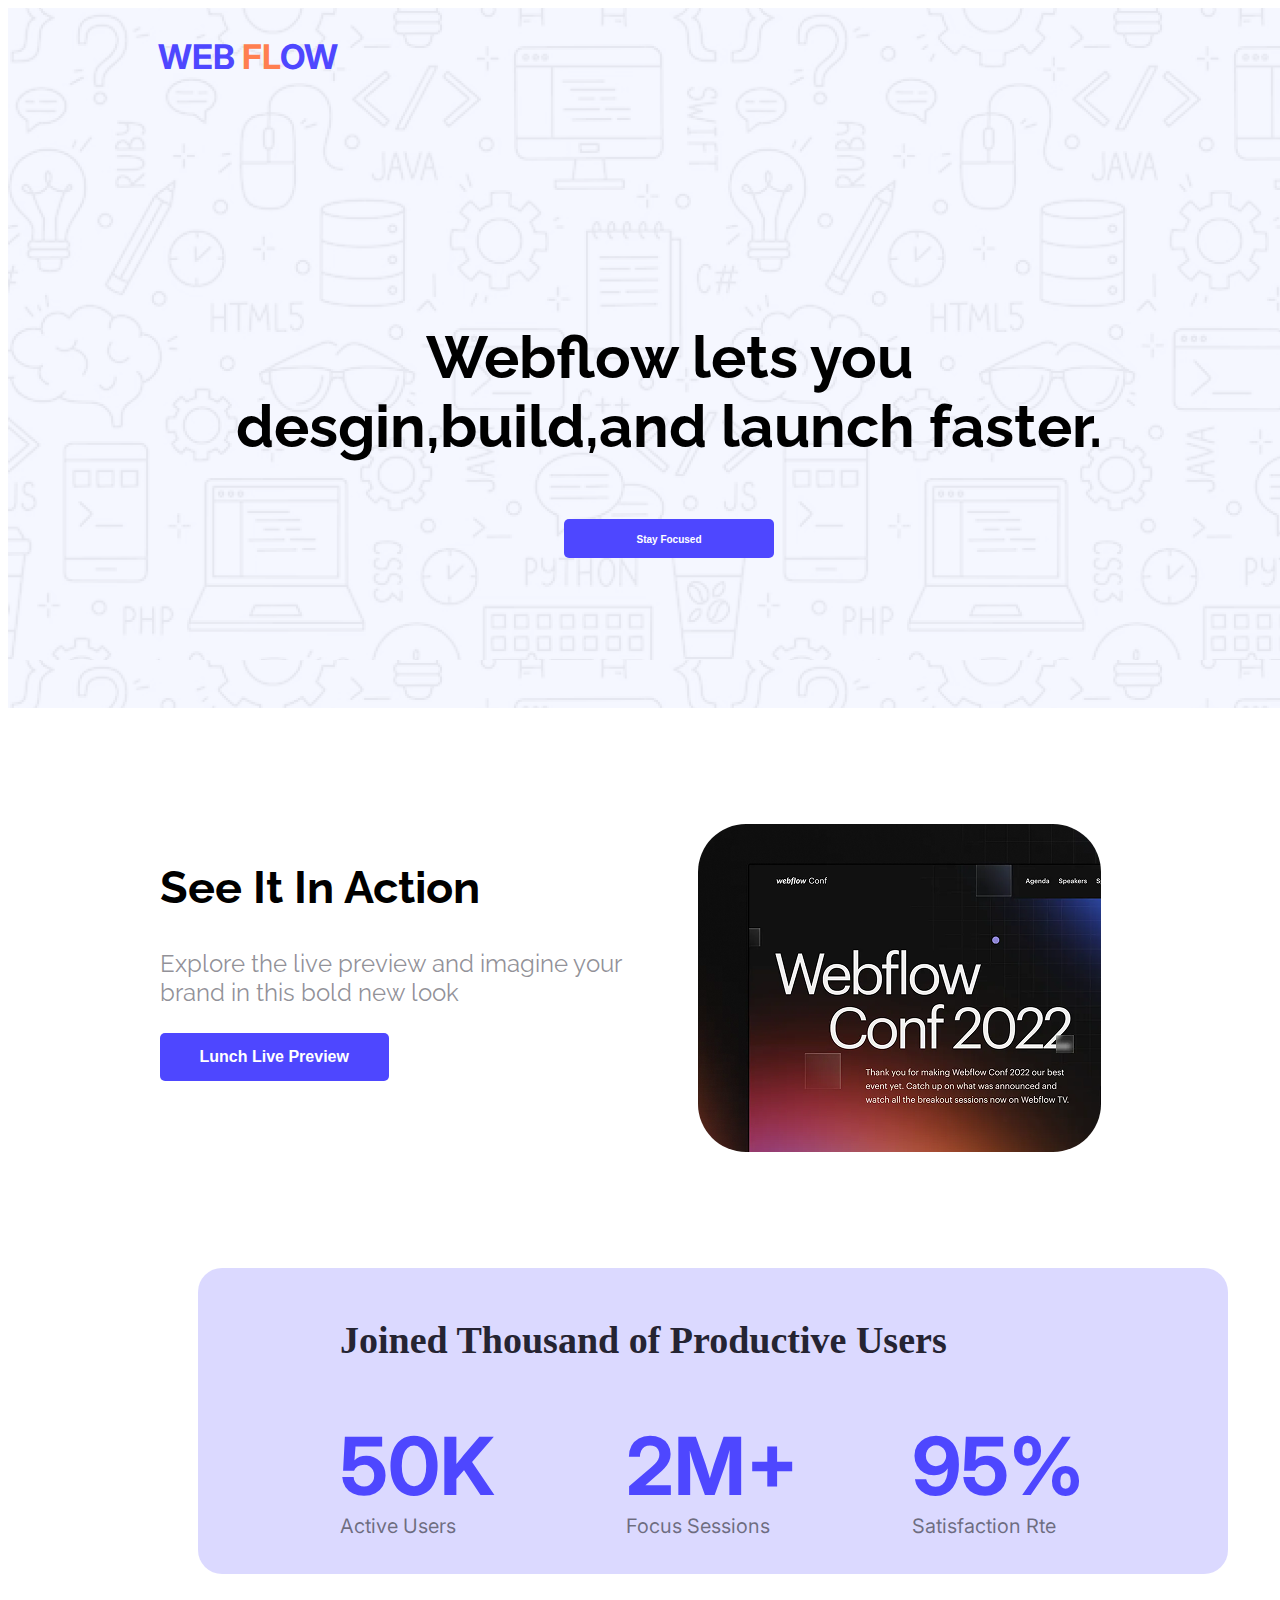
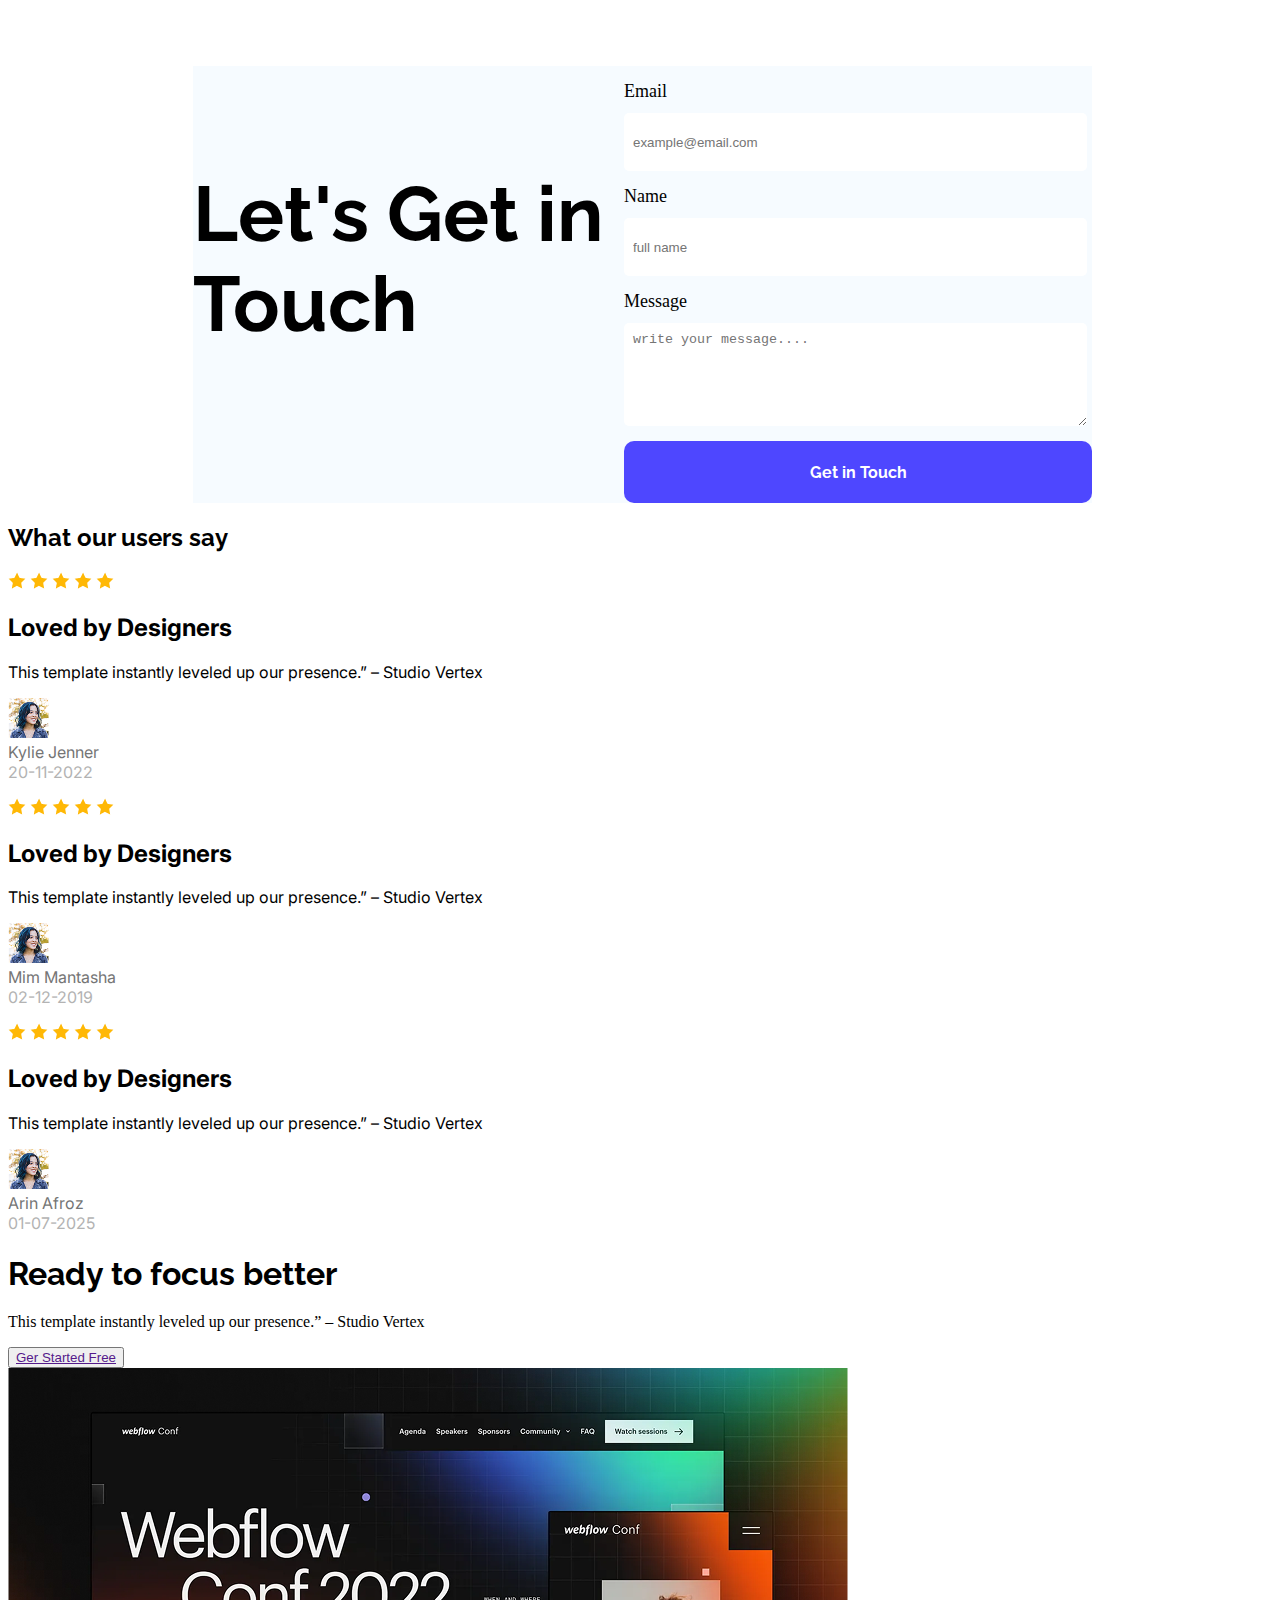
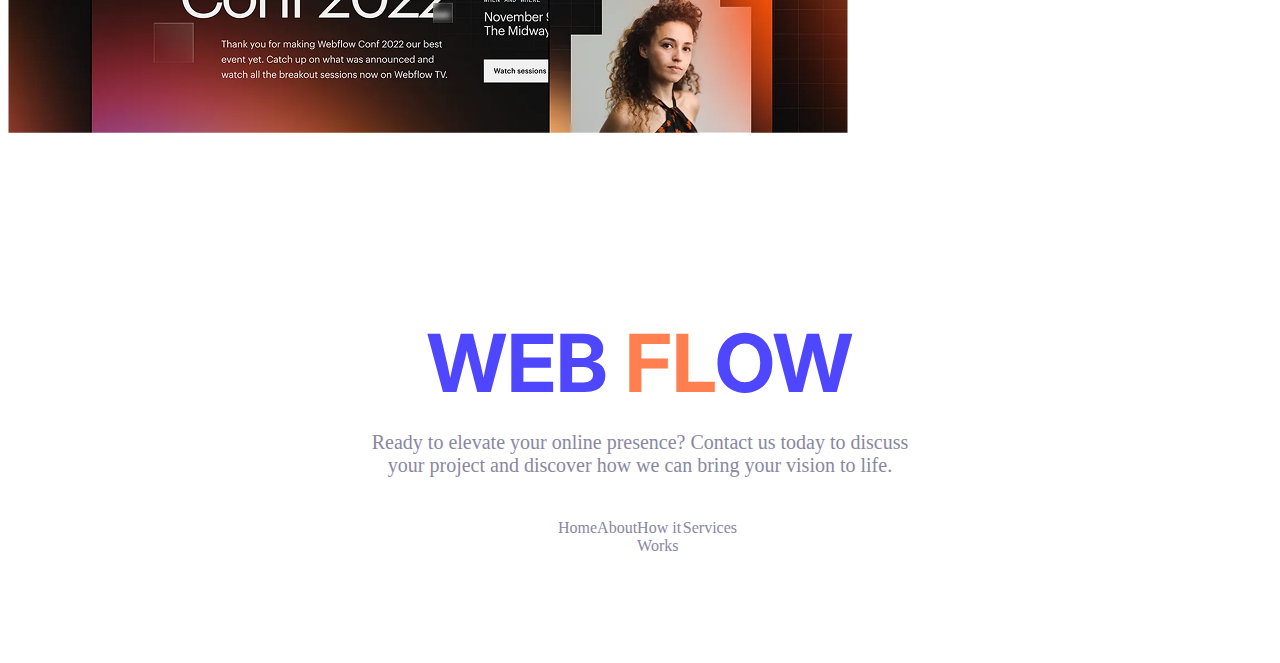
<file: index.html>
<!DOCTYPE html>
<html lang="en">
<head>
    <meta charset="UTF-8">
    <meta name="viewport" content="width=device-width, initial-scale=1.0">
    <title>WEB FLOW</title>
    <link rel="preconnect" href="https://fonts.googleapis.com">
<link rel="preconnect" href="https://fonts.gstatic.com" crossorigin>
<link href="https://fonts.googleapis.com/css2?family=Inter:ital,opsz,wght@0,14..32,100..900;1,14..32,100..900&display=swap" rel="stylesheet">
    <link rel="shortcut icon" href="image/web flow.jpg" type="image/x-icon">
    <link rel="preconnect" href="https://fonts.googleapis.com">
<link rel="preconnect" href="https://fonts.gstatic.com" crossorigin>
<link href="https://fonts.googleapis.com/css2?family=Inter:ital,opsz,wght@0,14..32,100..900;1,14..32,100..900&family=Raleway:ital,wght@0,100..900;1,100..900&display=swap" rel="stylesheet">
    <link rel="stylesheet" href="style/main.css">
</head>
<body class="riad">
    <header class="bokolom">
        <nav class="navigation inter-font-style">
            <h2 class="logo">WEB <span style="color: coral;">FL</span>OW</h2>
            <button class="signup"><a href="">Sign up</a></button>
        </nav>
        <div class="banner">
            <div class="raleway-font-style">       
            <h3>Webflow lets you desgin,build,and launch faster.</h3>
            </div>
            <button class="stayfocused"><a class="text-deco" href=""> Stay Focused</a></button>
        </div>
    </header>
    <main>
        <div class="raleway-font-style">
            <div class="action-all">
                <div>
                    <h2 class="action-title">See It In Action</h2>
                    <p class="action-paragraph">Explore the live preview and imagine your brand in this bold new look</p>
                   <button class="action-button"><a class="railway-font-style action-a" href="">Lunch Live Preview</a></button> 
              </div>          
            
              <img class="action-img" src="Assets/wc-mini.png" alt="">
            </div> 
        </div>
        <div class="productive-users">
            <div class="margin-all">
                <h2 class="productive-users-title railway-font-style">Joined Thousand of Productive Users</h2>
                <div class="flex-all">
                    <div class="inter-font-style add">
                        <h1 style="color:#4E47FF; height: 97px;  width: 174px;font-weight: bold; font-size: 80px;margin-bottom: 0;" class="bule">50K</h1>
                        <P style="margin-top: 0;" class="small-black">Active Users</P>   
                    </div>
                    <div class="inter-font-style">
                        <h1 class="blue">2M+</h1>
                        <P class="small-black">Focus Sessions</P>
                    </div>
                    <div class="inter-font-style">
                        <h1 class="blue">95%</h1>
                        <p class="small-black">Satisfaction Rte</p>
                    </div>
                </div>
            </div>
        </div>
        <section class="form-sec">
            <h1 class="form-title raleway-font-style">Let's Get in Touch</h1>
            <form action="">
                <div class="form-part" >
                    <label class="label" for="email">Email</label>
                    <input class="input" type="email" placeholder="example@email.com" name="" id="email">
                </div>
                <div class="form-part">
                    <label class="label" for="name">Name</label>   
                    <input class="input" type="text" placeholder="full name" id="name">
                </div>
                <div class="form-part">
                    <label class="label" for="message">Message</label>   
                    <textarea class="text-input"   placeholder="write your message...." rows="4" name="" id="message"></textarea>
                </div>
                    <input class="get-in-touch raleway-font-style" type="submit" value="Get in Touch">
            </form>
        </section>

        <section class="inter-font-style">
            <h2 class="review-titel raleway-font-style">What our users say</h2>
            <div class="card-section">
                <div class="card">
                <img class="star-icon" src="Assets/icon-star.png" alt="">
                <img class="star-icon" src="Assets/icon-star.png" alt="">
                <img class="star-icon" src="Assets/icon-star.png" alt="">
                <img class="star-icon" src="Assets/icon-star.png" alt="">
                <img class="star-icon" src="Assets/icon-star.png" alt="">
                
                <h2 class="card-titel">Loved by Designers</h2>
                <p class="card-paragraph">This template instantly leveled up our presence.” – Studio Vertex</p>
                <div class="name-avater-add" >
                    <img class="avater" src="Assets/avatar.png" alt="">
                
                    <div class="name-date-add">
                        <p style="margin:0px 0px; color: #757575;">Kylie Jenner</p>
                        <p style="margin-top: 0%; color:#B3B3B3">20-11-2022</p>
                    </div>
                </div>
                </div>

                <div class="card">
                <img class="star-icon" src="Assets/icon-star.png" alt="">
                <img class="star-icon" src="Assets/icon-star.png" alt="">
                <img class="star-icon" src="Assets/icon-star.png" alt="">
                <img class="star-icon" src="Assets/icon-star.png" alt="">
                <img class="star-icon" src="Assets/icon-star.png" alt="">
                
                <h2 class="card-titel">Loved by Designers</h2>
                <p class="card-paragraph">This template instantly leveled up our presence.” – Studio Vertex</p>
                <div class="name-avater-add" >
                    <img class="avater" src="Assets/avatar.png" alt="">
                
                    <div class="name-date-add">
                        <p style="margin:0px 0px; color: #757575;">Mim Mantasha</p>
                        <p style="margin-top: 0%; color:#B3B3B3">02-12-2019</p>
                    </div>
                </div>
                </div>

                <div class="card">
                <img class="star-icon" src="Assets/icon-star.png" alt="">
                <img class="star-icon" src="Assets/icon-star.png" alt="">
                <img class="star-icon" src="Assets/icon-star.png" alt="">
                <img class="star-icon" src="Assets/icon-star.png" alt="">
                <img class="star-icon" src="Assets/icon-star.png" alt="">
                
                <h2 class="card-titel">Loved by Designers</h2>
                <p class="card-paragraph">This template instantly leveled up our presence.” – Studio Vertex</p>
                <div class="name-avater-add" >
                    <img class="avater" src="Assets/avatar.png" alt="">
                
                    <div class="name-date-add">
                        <p style="margin:0px 0px; color: #757575;">Arin Afroz</p>
                        <p style="margin-top: 0%; color:#B3B3B3">01-07-2025</p>
                    </div>
                </div>
                </div>
            </div>    
        </section>

        <section class="optional">
            <div class="optional-one">
                <h1 class="optional-title raleway-font-style">Ready to focus better</h1>
                <p class="optional-paragraph">This template instantly leveled up our presence.” – Studio Vertex</p>
                <button class="optional-button"><a class="optional-a" href="">Ger Started Free</a></button>
            </div>
            <img class="optional-img" src="Assets/wc-big.png" alt="">
        </section>

      </main>   
    <footer class="footer">
        <div class="footer-all">
             <h2 class="logo-footer inter-font-style">WEB <span style="color: coral;">FL</span>OW</h2>
             <p class="paragraph-footer">Ready to elevate your online presence? Contact us today to discuss your project and discover how we can bring your vision to life.</p>
             <ul class="button-footer">
                 <li><a href="">Home</a></li>
                 <li><a href="">About</a></li>
                 <li><a href="">How it Works</a></li>
                 <li><a href="">Services</a></li>   
            </ul>
         </div>    
    </footer>   
</body>
</html>
</file>
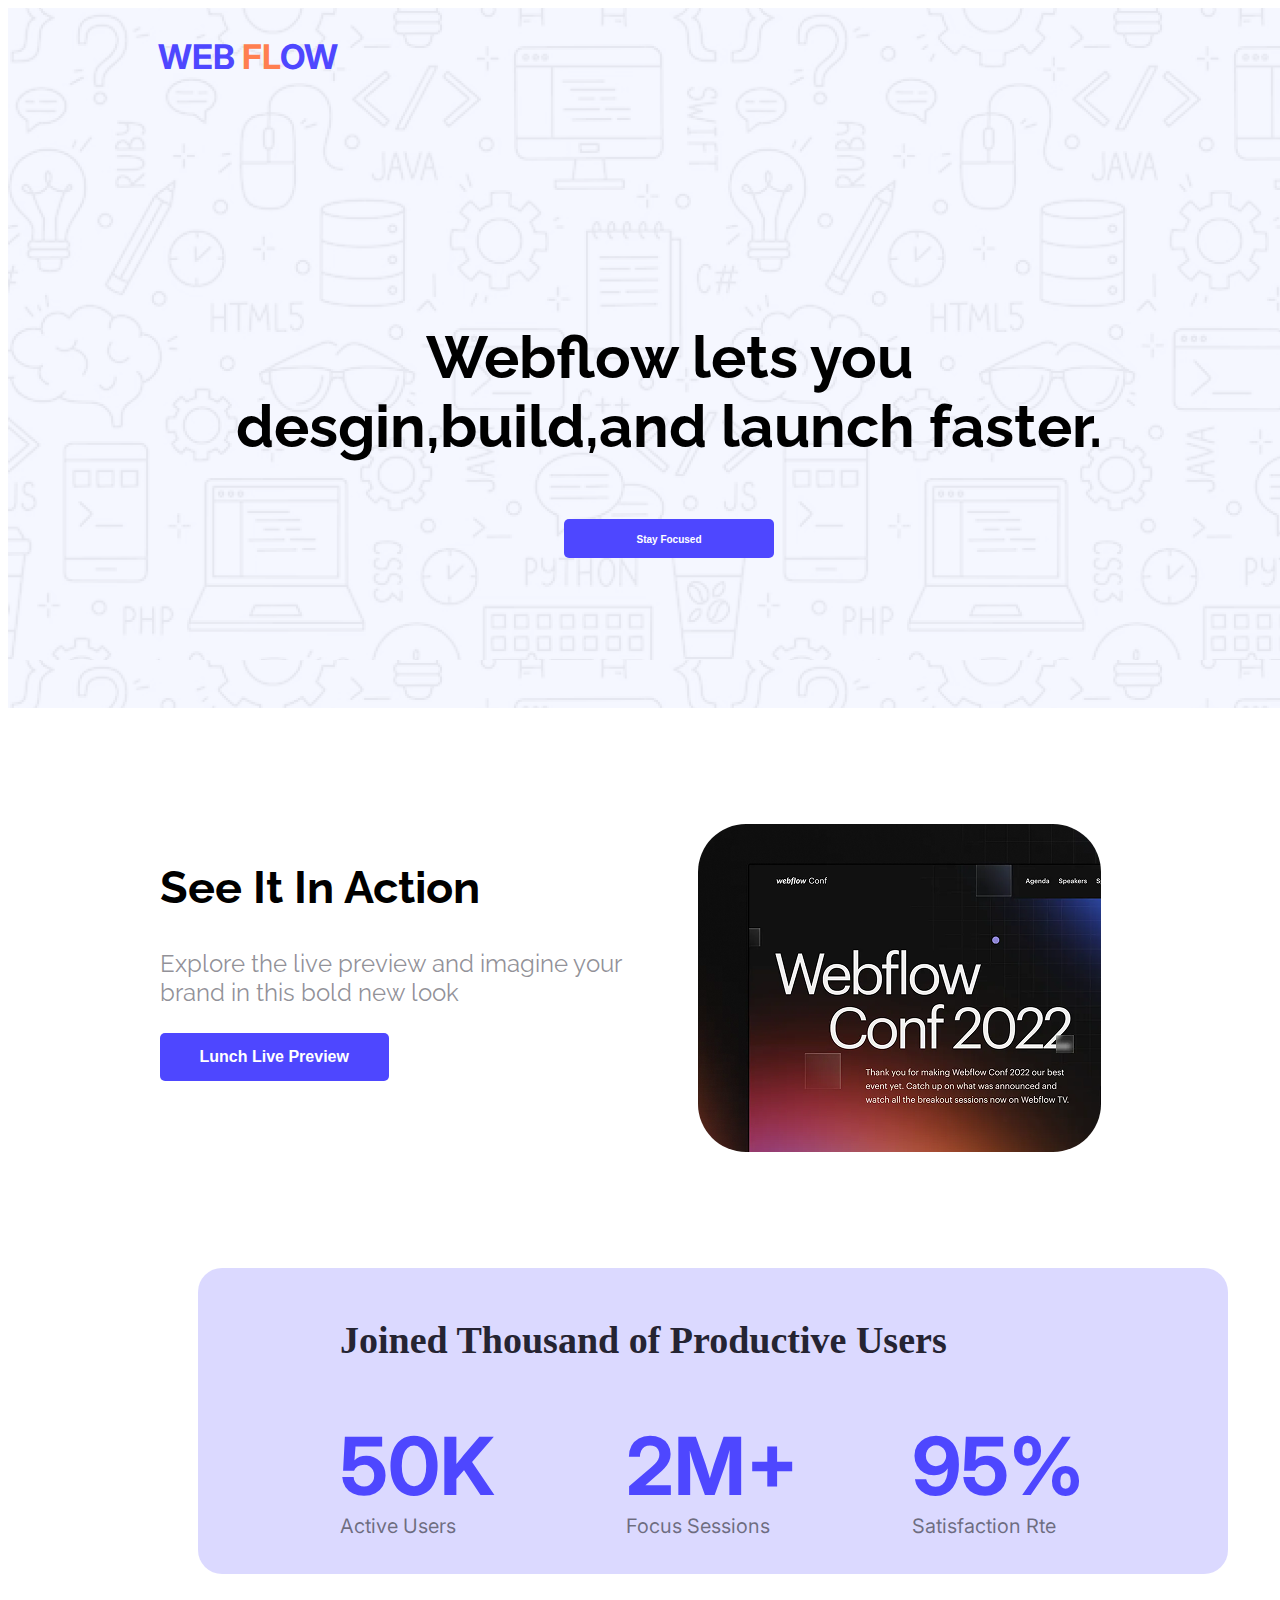
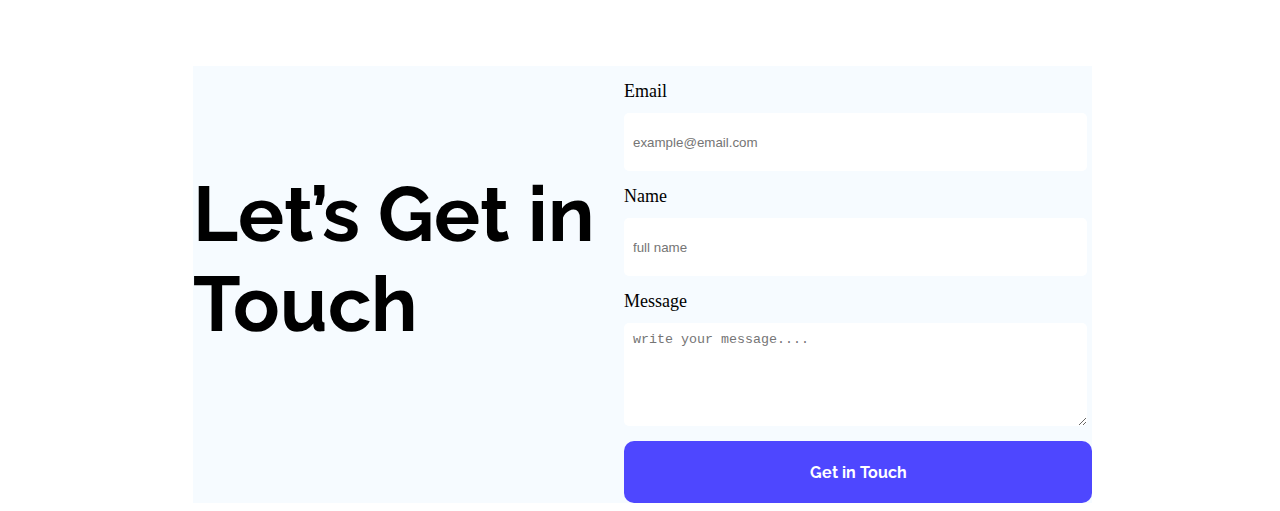
<file: main.html>
<!DOCTYPE html>
<html lang="en">
<head>
    <meta charset="UTF-8">
    <meta name="viewport" content="width=device-width, initial-scale=1.0">
    <title>WEB FLOW</title>
    <link rel="preconnect" href="https://fonts.googleapis.com">
<link rel="preconnect" href="https://fonts.gstatic.com" crossorigin>
<link href="https://fonts.googleapis.com/css2?family=Inter:ital,opsz,wght@0,14..32,100..900;1,14..32,100..900&display=swap" rel="stylesheet">
    <link rel="shortcut icon" href="image/web flow.jpg" type="image/x-icon">
    <link rel="preconnect" href="https://fonts.googleapis.com">
<link rel="preconnect" href="https://fonts.gstatic.com" crossorigin>
<link href="https://fonts.googleapis.com/css2?family=Inter:ital,opsz,wght@0,14..32,100..900;1,14..32,100..900&family=Raleway:ital,wght@0,100..900;1,100..900&display=swap" rel="stylesheet">
    <link rel="stylesheet" href="style/main.css">
</head>
<body>
    <header class="bokolom">
        <nav class="navigation inter-font-style">
            <h2 class="logo">WEB <span style="color: coral;">FL</span>OW</h2>
            <button class="signup"><a href="">Sign up</a></button>
        </nav>
        <div class="banner">
            <div class="raleway-font-style">       
            <h3>Webflow lets you desgin,build,and launch faster.</h3>
            </div>
            <button class="stayfocused"><a class="text-deco" href=""> Stay Focused</a></button>
        </div>
    </header>
    <main>
        <div class="raleway-font-style">
            <div class="action-all">
                <div>
                    <h2 class="action-title">See It In Action</h2>
                    <p class="action-paragraph">Explore the live preview and imagine your brand in this bold new look</p>
                   <button class="action-button"><a class="railway-font-style action-a" href="">Lunch Live Preview</a></button> 
              </div>          
            
              <img class="action-img" src="Assets/wc-mini.png" alt="">
            </div> 
        </div>
        <div class="productive-users">
            <div class="margin-all">
                <h2 class="productive-users-title railway-font-style">Joined Thousand of Productive Users</h2>
                <div class="flex-all">
                    <div class="inter-font-style add">
                        <h1 style="color:#4E47FF; height: 97px;  width: 174px;font-weight: bold; font-size: 80px;margin-bottom: 0;" class="bule">50K</h1>
                        <P style="margin-top: 0;" class="small-black">Active Users</P>   
                    </div>
                    <div class="inter-font-style">
                        <h1 class="blue">2M+</h1>
                        <P class="small-black">Focus Sessions</P>
                    </div>
                    <div class="inter-font-style">
                        <h1 class="blue">95%</h1>
                        <p class="small-black">Satisfaction Rte</p>
                    </div>
                </div>
            </div>
        </div>
        <section class="form-sec">
            <h1 class="form-title raleway-font-style">Let’s Get in Touch</h1>
            <form action="">
                <div class="form-part" >
                    <label class="label" for="email">Email</label>
                    <input class="input" type="email" placeholder="example@email.com" name="" id="email">
                </div>
                <div class="form-part">
                    <label class="label" for="name">Name</label>   
                    <input class="input" type="text" placeholder="full name" id="name">
                </div>
                <div class="form-part">
                    <label class="label" for="message">Message</label>   
                    <textarea class="text-input"   placeholder="write your message...." rows="4" name="" id="message"></textarea>
                </div>
                    <input class="get-in-touch raleway-font-style" type="submit" value="Get in Touch">
            </form>
        </section>
      </main>
    <footer>

    </footer>
    
</body>
</html>
</file>
<file: style/main.css>
/* CSS Font Style */

.inter-font-style{
  font-family: "Inter", sans-serif;
  font-optical-sizing: auto;
  font-weight: <weight>;
  font-style: normal;
}


.raleway-font-style{
  font-family: "Raleway", sans-serif;
  font-optical-sizing: auto;
  font-weight: <weight>;
  font-style: normal;
}


/* navigation style */
nav button a{
    text-decoration: none;
    color: rgb(248, 250, 251);
}
    
.navigation{
    display: flex;
    align-items: center;
    justify-content: space-between;
    margin: 0px 150px;
}
/* logo style */

.logo{
    color: #4E47FF;
    font-size: 34px;
    /* height: 51px; */
    /* width: 99px; */
}
/* Sign up */
.signup{
    background-color: #4E47FF;
    height: 48px;
    width: 132px;
    border-radius: 5px;
    font-size: 16px;
    width: bold;
    border: none;
}

/* Stay Focused Button Decoration */
.stayfocused{
     background-color: #4E47FF;
     color: aliceblue;
     border-radius: 5px;
     border: none;
     padding: 12px 36px;
    

}
.text-deco{
    text-decoration: none;
    color: white;
    font-size: 10px;
    font-weight: bold;
    padding: 12px 36px;
    height: 34px;
    width: 120px;
}
/* banner style */
.banner{
    display: flex;
    flex-direction: column;
    align-items: center;
    margin: 159px 210px 152px 210px ;
       
}
/* banner title */
.banner{
    font-size: 50px;
    height: 152px;
    width: 902px;
    width: bold;
    text-align: center;

}
.bokolom{
    background-image: url(../Assets/Hero-bg.png);
    height: 700px;
    width: 1600px;
}
/* class action paragraph */
.action-paragraph{
    color: #25243280;
    font-size: 24px;
    font-weight: 400px;
    height: 60px;
    width: 517px;
}
.action-title{
     font-size: 45px;
     font-weight: bold;
     height: 50px;
     width: 517px;
     
}
.action-button{
    height: 48px;
    width: 229px;
    /* text-decoration: none; */
    border-radius: 5px;
    background-color: #4E47FF;
    /* color: aliceblue; */
    border: none;
}
.action-a{
    color: white;
    text-decoration: none;
    font-size: 16px;
    font-weight: bold;
}

.action-img{
     border: none;
     height: 328px;
     width: 403px;
     border-radius: 48px;

}
.action-all{
    display: flex;
    justify-content: space-around;
    margin: 116px 160px 0px 141px;
}

/* Designed productive users section */
.productive-users-title{
    height: 45px;
    width: 856px;
    font-size: 38px;
    font-weight: bold;
    color: #252432;
    margin: 0px 142px 0px 142px;
}
.blue{
    height: 97px;
    width: 174px;
    font-weight: bold;
    font-size: 80px;
    color: #4E47FF;
    margin-bottom: 0;
}
.small-black{
    height: 24px;
    width: 160px;
    font-size: 20px;
    color: #0000007f;
    margin: 0;
}
.flex-all{
    display: flex;
    margin: 0 142px 50px 142px;
    justify-content: space-between;
}
.productive-users{
    display: flex;
    flex-direction: column;
    background-color: #4d47ff34;
    height: 306px;
    width: 1030px;
    border: none;
    border-radius: 24px;
    margin: 116px 140px 0 190px;
}
.margin-all{
    margin-top: 50px;
}

.section-title {
  text-align: center;
  font-size: 36px;
  margin-bottom: 40px;
  font-weight: 600;
}
/* Form Design */
.form-title{
    font-size: 77px;
    font-weight: bold;
    height: 232px;
    width: 528px;
    color: #000000;
}
.label{
    font-size:18px;
    height: 22px;
    width: 445px;
    color: #000000;
    gap: 10px;

}
.input{
    height: 40px;
    width: 445px;
    border-radius: 5px;
    padding: 9px;
    border: none;
}
.text-input{
    height: 85px;
    width: 445px;
    border-radius: 5px;
    padding: 9px;
    border: none;
}
.form-part{
    display: flex;
    flex-direction: column;
    gap: 10px;
    margin-top: 15px;

}
.get-in-touch{
    height: 62px;
    width: 468px;
    border: none;
    border-radius: 10px;
    background-color: #4E47FF;
    margin-top: 15px;
    color: white;
    font-size: 16px;
    font-weight: bold;
    
}
.form-sec{
    display: flex;
    justify-content: space-around;
    align-items: center;
    margin: 92px 180px 0px 185px;
    background-color: #f2f9ffa8;
}
/* Let's design Footer Section */
.logo-footer{
    font-size: 80px;
    text-align: center;
    margin-bottom: 20px;
    color: #4E47FF;
}
.paragraph-footer{
    height: 48px;
    width: 539px;
    color: #8987A1;
    font-size: 20px;
    text-align: center;
    margin: auto;
}   
.button-footer{
    display: flex;
    justify-content: space-around;
    margin: 40px 435px 0px 410px;
}
footer ul li {
    list-style: none;
}
footer a{
    text-decoration: none;
    color: #8987A1;
}
.footer-all{
    margin-top: 10px;
    background-color: rgb(255, 255, 255);
    padding: 100px ;
}
</file>
